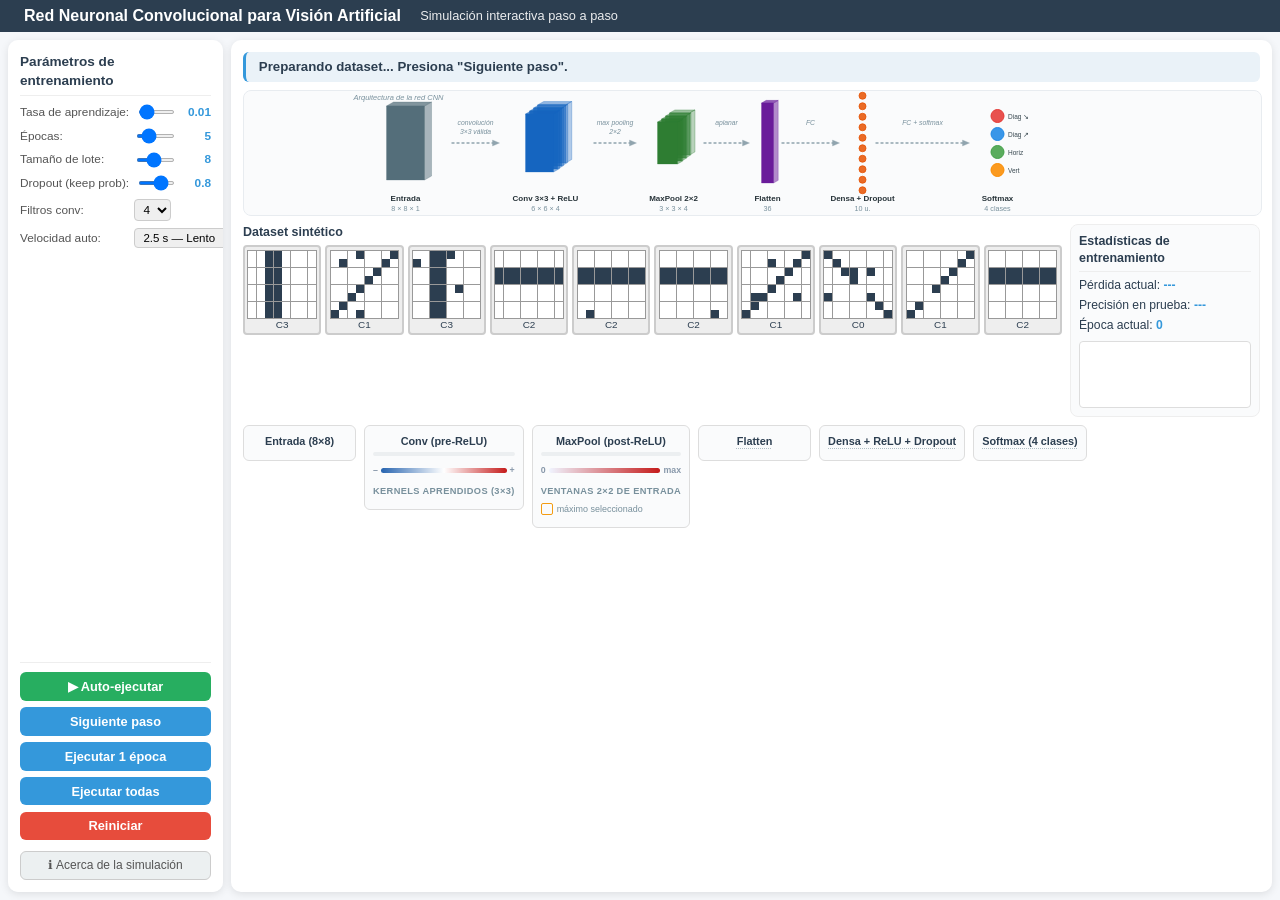
<file: simuladores/cnn/index.html>
<!DOCTYPE html>
<html lang="es">
<head>
    <meta charset="UTF-8">
    <meta name="viewport" content="width=device-width, initial-scale=1.0">
    <title>Simulación CNN - Cátedra de Sistemas Inteligentes</title>
    <link rel="stylesheet" href="styles.css">
</head>
<body>
    <header>
        <h1>Red Neuronal Convolucional para Visión Artificial</h1>
        <p class="subtitle">Simulación interactiva paso a paso</p>
    </header>

    <main>
        <section id="control-panel">
            <h2>Parámetros de entrenamiento</h2>
            <div class="param-group">
                <label for="lr">Tasa de aprendizaje:</label>
                <input type="range" id="lr" min="0.001" max="0.1" step="0.001" value="0.01">
                <span id="lr-value">0.01</span>
            </div>
            <div class="param-group">
                <label for="epochs">Épocas:</label>
                <input type="range" id="epochs" min="1" max="20" step="1" value="5">
                <span id="epochs-value">5</span>
            </div>
            <div class="param-group">
                <label for="batch-size">Tamaño de lote:</label>
                <input type="range" id="batch-size" min="2" max="16" step="2" value="8">
                <span id="batch-size-value">8</span>
            </div>
            <div class="param-group">
                <label for="dropout">Dropout (keep prob):</label>
                <input type="range" id="dropout" min="0.2" max="1" step="0.1" value="0.8">
                <span id="dropout-value">0.8</span>
            </div>
            <div class="param-group">
                <label for="filters">Filtros conv:</label>
                <select id="filters">
                    <option value="2">2</option>
                    <option value="4" selected>4</option>
                    <option value="8">8</option>
                </select>
            </div>
            <div class="param-group auto-speed-group">
                <label for="auto-speed">Velocidad auto:</label>
                <select id="auto-speed">
                    <option value="4000">4 s — Muy lento</option>
                    <option value="2500" selected>2.5 s — Lento</option>
                    <option value="1500">1.5 s — Moderado</option>
                    <option value="800">0.8 s — Fluido</option>
                </select>
            </div>
            <div class="buttons">
                <button id="btn-auto-play">▶ Auto-ejecutar</button>
                <button id="btn-step">Siguiente paso</button>
                <button id="btn-epoch">Ejecutar 1 época</button>
                <button id="btn-run">Ejecutar todas</button>
                <button id="btn-reset">Reiniciar</button>
                <button id="btn-overview">ℹ Acerca de la simulación</button>
            </div>
            <section id="download-section" style="display:none;">
                <button id="btn-download">Descargar explicación</button>
            </section>
        </section>

        <section id="visualization">
            <h2 id="step-description">Bienvenido. Presiona "Siguiente paso" para comenzar.</h2>
            <div id="arch-diagram"></div>
            <div class="viz-middle">
                <div id="data-display">
                    <h3>Dataset sintético</h3>
                    <div id="dataset-grid" class="grid-container"></div>
                    <div id="batch-highlight" class="batch-info"></div>
                </div>
                <div id="training-stats">
                    <h3>Estadísticas de entrenamiento</h3>
                    <p>Pérdida actual: <span id="loss-value">---</span></p>
                    <p>Precisión en prueba: <span id="test-acc">---</span></p>
                    <p>Época actual: <span id="current-epoch">0</span></p>
                    <div id="loss-plot"></div>
                </div>
            </div>
            <div id="network-viz">
                <!-- Vista de capas (activa durante entrenamiento) -->
                <div id="layers-view">
                    <div id="layer-input" class="layer-box">
                        <h4>Entrada (8×8)</h4>
                        <div class="activation-map" id="input-map"></div>
                    </div>
                    <div id="layer-conv" class="layer-box">
                        <h4>Conv (pre-ReLU)</h4>
                        <div class="layer-info-label" id="conv-info-label"></div>
                        <div class="activation-map" id="conv-map"></div>
                        <div class="colormap-legend legend-diverging">
                            <span>–</span><div class="legend-bar bar-diverging"></div><span>+</span>
                        </div>
                        <div class="kernel-section-title">Kernels aprendidos (3×3)</div>
                        <div class="activation-map" id="conv-kernels"></div>
                    </div>
                    <div id="layer-pool" class="layer-box">
                        <h4>MaxPool (post-ReLU)</h4>
                        <div class="layer-info-label" id="pool-info-label"></div>
                        <div class="activation-map" id="pool-map"></div>
                        <div class="colormap-legend legend-sequential">
                            <span>0</span><div class="legend-bar bar-sequential"></div><span>max</span>
                        </div>
                        <div class="kernel-section-title">Ventanas 2×2 de entrada</div>
                        <div class="pool-windows-legend"><span class="pool-max-swatch"></span>máximo seleccionado</div>
                        <div class="activation-map" id="pool-windows"></div>
                    </div>
                    <div id="layer-flatten" class="layer-box">
                        <h4 class="tip-title">Flatten</h4>
                        <div id="flatten-values"></div>
                    </div>
                    <div id="layer-dense1" class="layer-box">
                        <h4 class="tip-title">Densa + ReLU + Dropout</h4>
                        <div id="dense1-values"></div>
                    </div>
                    <div id="layer-output" class="layer-box">
                        <h4 class="tip-title">Softmax (4 clases)</h4>
                        <div id="output-values"></div>
                    </div>
                </div>

                <!-- Panel de predicciones (activo al terminar el entrenamiento) -->
                <div id="predictions-panel" style="display:none"></div>
            </div>
        </section>
    </main>

    <!-- Panel overview de la simulación -->
    <div id="overview-overlay">
        <div id="overview-card">
            <button id="overview-close" title="Cerrar">✕</button>

            <h2 class="ov-main-title">Esta simulación implementa una CNN</h2>

            <div class="ov-section">
                <h3>Dataset sintético</h3>
                <p>40 imágenes de 8×8 píxeles con <strong>4 clases geométricas</strong>:
                diagonales (↘ y ↗), banda horizontal y banda vertical.
                Se agrega un <strong>5 % de ruido</strong> aleatorio por muestra para
                simular variabilidad real. El conjunto se divide 80 % entrenamiento /
                20 % prueba.</p>
            </div>

            <div class="ov-section">
                <h3>Arquitectura de la red</h3>
                <ul>
                    <li><strong>Convolución 2D</strong> — filtros 3×3 aprendibles que
                    detectan patrones espaciales en la imagen.</li>
                    <li><strong>ReLU</strong> — activación no lineal que suprime valores
                    negativos (max(0, z)).</li>
                    <li><strong>MaxPooling 2×2</strong> — reduce la dimensionalidad a la
                    mitad conservando las activaciones más fuertes.</li>
                    <li><strong>Flatten</strong> — convierte el tensor 3D en un vector 1D
                    para la capa densa.</li>
                    <li><strong>Capa densa oculta + Dropout</strong> — combinación lineal
                    seguida de ReLU; Dropout desactiva neuronas aleatoriamente durante el
                    entrenamiento para regularizar.</li>
                    <li><strong>Softmax</strong> — capa de salida que produce probabilidades
                    para cada una de las 4 clases.</li>
                </ul>
            </div>

            <div class="ov-grid">
                <div class="ov-section">
                    <h3>Optimizador — Adam</h3>
                    <p>Implementado con momentos de <strong>primer y segundo orden</strong>,
                    corrección de sesgo y épsilon para estabilidad numérica.
                    Adapta la tasa de aprendizaje por parámetro a lo largo del
                    entrenamiento.</p>
                </div>
                <div class="ov-section">
                    <h3>Función de pérdida</h3>
                    <p><strong>Entropía cruzada categórica</strong>, con gradiente
                    integrado a Softmax. La forma resultante
                    (p̂ − y) simplifica el cálculo de la retropropagación.</p>
                </div>
            </div>

            <div class="ov-grid">
                <div class="ov-section">
                    <h3>Modo paso a paso</h3>
                    <p>Permite detenerse en cada operación — convolución, ReLU, pooling,
                    flatten, dense, softmax y retropropagación — para comprender el flujo
                    de datos y gradientes en cada capa.</p>
                </div>
                <div class="ov-section">
                    <h3>Modo automático</h3>
                    <p>Avance continuo con velocidad configurable (0.8 s a 4 s por paso),
                    pensado para que el estudiante pueda observar la evolución del
                    entrenamiento sin intervención manual.</p>
                </div>
            </div>

            <div class="ov-section ov-section-last">
                <h3>Interactividad</h3>
                <p>Los hiperparámetros (tasa de aprendizaje, épocas, tamaño de lote,
                dropout, cantidad de filtros) pueden modificarse antes de cada ejecución.
                La curva de pérdida y la precisión en prueba se actualizan al finalizar
                cada época.</p>
            </div>
        </div>
    </div>

    <!-- Tooltip Flatten -->
    <div id="flatten-tooltip" class="info-tooltip">
        <h3>¿Qué hace el Flatten?</h3>
        <p>Transforma el tensor tridimensional de salida del MaxPooling en un
        <strong>vector unidimensional</strong>, simplemente desenrollando todos sus
        valores en secuencia.</p>
        <div class="tooltip-formula">[ 3 × 3 × N_filtros ] → [ 9 · N_filtros valores ]</div>
        <p>Con 4&nbsp;filtros: 3×3×4 = <strong>36 valores</strong> en un único vector.</p>

        <h3>¿Por qué es necesario?</h3>
        <p>Las capas densas operan sobre vectores 1D, no sobre tensores.
        El Flatten es el <em>puente</em> entre la parte convolucional
        (que detecta patrones espaciales) y la parte clasificadora.</p>

        <div class="tooltip-note">
            No hay pesos aprendibles: es una operación de
            <strong>reorganización pura</strong>, sin ningún cálculo matemático.
        </div>
    </div>

    <!-- Tooltip Dense + ReLU + Dropout -->
    <div id="dense-tooltip" class="info-tooltip">
        <h3>Capa Densa (Fully Connected)</h3>
        <p>Calcula una <strong>combinación lineal</strong> de todas las entradas
        con sus pesos aprendibles:</p>
        <div class="tooltip-formula">z = W · x + b</div>
        <p>Donde <em>W</em> es la matriz de pesos (36&nbsp;entradas ×
        10&nbsp;neuronas) y <em>b</em> el vector de sesgo.</p>

        <h3>Activación ReLU</h3>
        <p>Introduce <strong>no linealidad</strong> tras la combinación lineal:</p>
        <div class="tooltip-formula">f(z) = max(0, z)</div>
        <p>Las neuronas con activación negativa se "apagan" (valor 0). Sin ReLU,
        apilar capas densas sería equivalente a una sola capa.</p>

        <h3>Dropout (regularización)</h3>
        <p>Durante el entrenamiento, desactiva neuronas aleatoriamente con
        probabilidad <em>(1&nbsp;−&nbsp;keep_prob)</em>. Esto evita que la red
        dependa de neuronas concretas, reduciendo el <strong>sobreajuste</strong>.</p>

        <div class="tooltip-note">
            En inferencia, Dropout está <strong>desactivado</strong> y
            todos los pesos se usan completos.
        </div>
    </div>

    <!-- Tooltip Softmax -->
    <div id="output-tooltip" class="info-tooltip">
        <h3>¿Qué hace Softmax?</h3>
        <p>Convierte el vector de scores en <strong>probabilidades</strong> que
        suman exactamente 1, una por cada clase:</p>
        <div class="tooltip-formula">P(i) = exp(z&#x1D62;) / &sum; exp(z&#x2C7C;)</div>
        <p>La exponencial amplifica diferencias: un score ligeramente mayor se
        convierte en una probabilidad dominante.</p>

        <h3>¿Cómo se decide la clase?</h3>
        <p>La predicción es la clase con mayor probabilidad:</p>
        <div class="tooltip-formula">ŷ = argmax P(clase i)</div>

        <h3>Función de pérdida asociada</h3>
        <p>Se usa <strong>cross-entropy</strong>:</p>
        <div class="tooltip-formula">L = −log( P(clase correcta) )</div>
        <p>El gradiente combinado Softmax&nbsp;+&nbsp;cross-entropy tiene
        una forma muy limpia: <em>probabilidad_predicha&nbsp;−&nbsp;1</em>
        para la clase correcta, y solo <em>probabilidad_predicha</em>
        para las demás.</p>
    </div>

    <!-- Tooltip MaxPooling -->
    <div id="pool-tooltip">
        <h3>¿Qué hace el MaxPooling?</h3>
        <p>Divide cada feature map en <strong>ventanas de 2×2 píxeles</strong> y conserva
        únicamente el valor máximo de cada ventana. Con stride&nbsp;2 las ventanas
        no se solapan.</p>

        <h3>Operación matemática</h3>
        <p>Para cada canal c y ventana en posición (i,&nbsp;j):</p>
        <div class="tooltip-formula">
            output[i][j] = max( a&nbsp;&nbsp;b )<br>
            &nbsp;&nbsp;&nbsp;&nbsp;&nbsp;&nbsp;&nbsp;&nbsp;&nbsp;&nbsp;&nbsp;&nbsp;&nbsp;&nbsp;&nbsp;&nbsp;&nbsp;&nbsp;&nbsp;&nbsp;&nbsp;( c&nbsp;&nbsp;d )
        </div>
        <p>donde a,&nbsp;b,&nbsp;c,&nbsp;d son los 4&nbsp;valores de la ventana 2×2.</p>

        <h3>¿Por qué "achica" la imagen?</h3>
        <p>Una entrada de 6×6 produce una salida de 3×3 — reduce las dimensiones
        <strong>a la mitad</strong>. No es pérdida de información: el pooling actúa
        como un <em>resumen</em>. Si el patrón aparece en algún lugar de la ventana,
        el máximo lo captura.</p>

        <h3>Rol real del pooling</h3>
        <ul>
            <li><strong>Invariancia a traslaciones:</strong> si el patrón se desplaza
            1&nbsp;píxel, el máximo sigue siendo alto</li>
            <li><strong>Reducción de parámetros:</strong> menos datos para las capas
            siguientes</li>
            <li><strong>Concentración de activaciones:</strong> solo sobreviven las
            respuestas más intensas al filtro previo</li>
        </ul>

        <div class="tooltip-note">
            En la sección <em>"Ventanas 2×2 de entrada"</em> podés ver exactamente
            qué 4&nbsp;valores compiten en cada ventana y cuál gana
            (recuadro <strong style="color:#f39c12">naranja</strong>).
        </div>
    </div>

    <!-- Tooltip filtros convolucionales -->
    <div id="filter-tooltip">
        <h3>¿Qué hace cada filtro?</h3>
        <p>Cuando el filtro se desliza sobre la imagen 8×8 (stride&nbsp;1), en cada posición
        calcula un <strong>producto punto</strong> entre sus 9&nbsp;pesos y los 9&nbsp;píxeles
        que cubre. El resultado es un único número que indica qué tan presente está ese patrón
        en esa zona. Al repetirlo para todas las posiciones se genera un
        <strong>mapa de activación (feature map)</strong> de 6×6.</p>
        <p>Con N&nbsp;filtros se obtienen N&nbsp;feature maps — cada uno es una
        <strong>variante de la imagen filtrada</strong> que resalta un aspecto diferente.</p>

        <h3>¿Qué detecta cada filtro en la simulación?</h3>
        <p>Al inicio los pesos son aleatorios, pero durante el
        entrenamiento cada filtro aprende a detectar algo útil para distinguir las
        4&nbsp;clases. Por ejemplo:</p>
        <ul>
            <li>Un filtro que responde a <em>bordes diagonales</em></li>
            <li>Otro que responde a <em>líneas horizontales</em></li>
            <li>Otro a <em>cambios bruscos de contraste</em></li>
        </ul>
        <p>Eso es precisamente lo que muestran los kernels: al principio son "ruido" y con
        cada época sus valores se ajustan hacia patrones con significado.</p>

        <div class="tooltip-note">
            <strong>La analogía clásica:</strong> es igual a aplicar filtros de Photoshop
            (realce de bordes, suavizado, detección de contornos), pero en lugar de ser
            diseñados a mano, la red los <em>aprende sola</em> a partir de los ejemplos.
        </div>
    </div>

    <script src="js/arch.js"></script>
    <script src="js/data.js"></script>
    <script src="js/network.js"></script>
    <script src="js/optimizer.js"></script>
    <script src="js/ui.js"></script>
    <script src="js/main.js"></script>
</body>
</html>
</file>
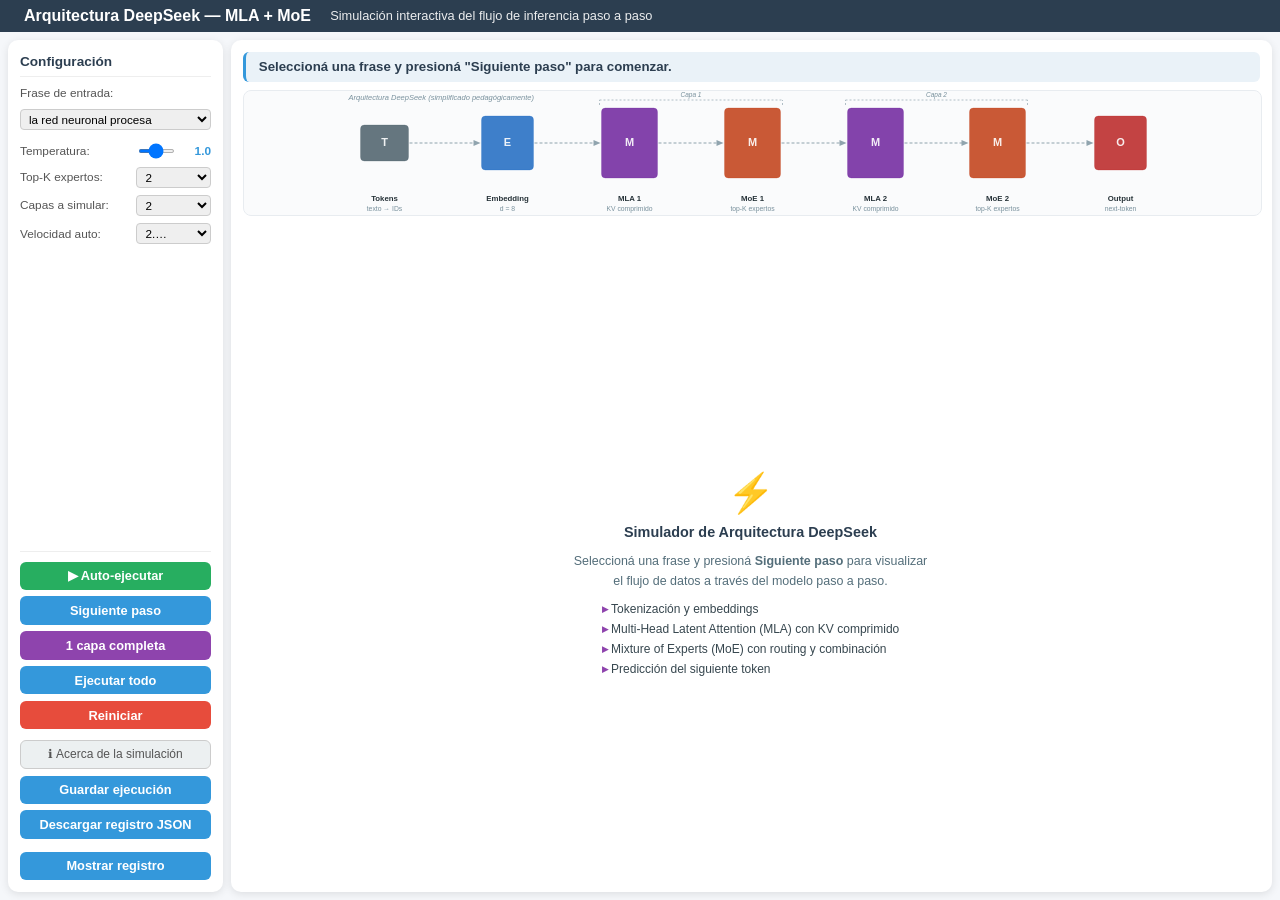
<file: simuladores/deepseek/index.html>
<!DOCTYPE html>
<html lang="es">
<head>
    <meta charset="UTF-8">
    <meta name="viewport" content="width=device-width, initial-scale=1.0">
    <title>Simulador DeepSeek — Cátedra de Sistemas Inteligentes</title>
    <link rel="stylesheet" href="styles.css">
</head>
<body>
    <header>
        <h1>Arquitectura DeepSeek — MLA + MoE</h1>
        <p class="subtitle">Simulación interactiva del flujo de inferencia paso a paso</p>
    </header>

    <main>
        <!-- Panel de control (columna izquierda) -->
        <section id="control-panel">
            <h2>Configuración</h2>

            <div class="param-group param-group--full">
                <label for="sel-phrase">Frase de entrada:</label>
            </div>
            <div class="param-group param-group--full" style="flex-direction:column; align-items:stretch; gap:0.2rem;">
                <select id="sel-phrase">
                    <option value="la red neuronal procesa">la red neuronal procesa</option>
                    <option value="el modelo selecciona">el modelo selecciona</option>
                    <option value="inferencia mediante atención">inferencia mediante atención</option>
                </select>
            </div>

            <div class="param-group" style="margin-top:0.4rem;">
                <label for="temperature">Temperatura:</label>
                <input type="range" id="temperature" min="0.1" max="2.0" step="0.1" value="1.0">
                <span id="temperature-value">1.0</span>
            </div>

            <div class="param-group">
                <label for="top-k">Top-K expertos:</label>
                <select id="top-k">
                    <option value="1">1</option>
                    <option value="2" selected>2</option>
                    <option value="3">3</option>
                </select>
            </div>

            <div class="param-group">
                <label for="n-layers">Capas a simular:</label>
                <select id="n-layers">
                    <option value="1">1</option>
                    <option value="2" selected>2</option>
                </select>
            </div>

            <div class="param-group">
                <label for="auto-speed">Velocidad auto:</label>
                <select id="auto-speed">
                    <option value="4000">4 s — Muy lento</option>
                    <option value="2500" selected>2.5 s — Lento</option>
                    <option value="1500">1.5 s — Moderado</option>
                    <option value="800">0.8 s — Fluido</option>
                </select>
            </div>

            <div class="buttons">
                <button id="btn-auto-play">▶ Auto-ejecutar</button>
                <button id="btn-step">Siguiente paso</button>
                <button id="btn-layer">1 capa completa</button>
                <button id="btn-run">Ejecutar todo</button>
                <button id="btn-reset">Reiniciar</button>
                <button id="btn-overview">ℹ Acerca de la simulación</button>
            </div>
        </section>

        <!-- Panel de visualización (columna derecha) -->
        <section id="visualization">
            <h2 id="step-description">Seleccioná una frase y presioná "Siguiente paso" para comenzar.</h2>
            <div id="arch-diagram"></div>
            <div id="step-panel"></div>
        </section>
    </main>

    <!-- Panel overview -->
    <div id="overview-overlay">
        <div id="overview-card">
            <button id="overview-close" title="Cerrar">✕</button>

            <h2 class="ov-main-title">Simulador de Arquitectura DeepSeek</h2>

            <div class="ov-section">
                <h3>Contexto</h3>
                <p><strong>DeepSeek-V3</strong> es un modelo de lenguaje de tipo <em>Mixture of Experts</em> (MoE)
                con 671 B de parámetros totales, de los cuales solo <strong>37 B se activan por token</strong>.
                Incorpora innovaciones clave: la atención con clave-valor latente (MLA) y el enrutamiento
                eficiente de expertos. Esta simulación usa dimensiones reducidas para hacerlo pedagógico.</p>
            </div>

            <div class="ov-section">
                <h3>Parámetros reales vs. simulador</h3>
                <table class="ov-params-table">
                    <tr><th>Parámetro</th><th>DeepSeek-V3 real</th><th>Simulador</th></tr>
                    <tr><td>Vocabulario</td><td>128 000 tokens</td><td>20 palabras</td></tr>
                    <tr><td>Dim. embedding (d_model)</td><td>7 168</td><td>8</td></tr>
                    <tr><td>Dim. latente MLA (d_c)</td><td>~512</td><td>4</td></tr>
                    <tr><td>Heads de atención</td><td>128</td><td>4</td></tr>
                    <tr><td>Expertos totales</td><td>256</td><td>8</td></tr>
                    <tr><td>Top-K seleccionados</td><td>8</td><td>1 / 2 / 3</td></tr>
                    <tr><td>Expertos compartidos</td><td>2</td><td>1</td></tr>
                    <tr><td>Capas</td><td>61</td><td>1 / 2</td></tr>
                    <tr><td>FFN hidden por experto</td><td>18 432</td><td>16</td></tr>
                </table>
            </div>

            <div class="ov-grid">
                <div class="ov-section">
                    <h3>MLA — Multi-head Latent Attention</h3>
                    <p>El KV-cache en atención estándar crece con el número de tokens y ocupa gran
                    memoria. MLA comprime las claves (K) y valores (V) a un <strong>espacio latente</strong>
                    de menor dimensión (d_c = 4 en la simulación), y los reconstruye antes de calcular
                    la atención. Esto reduce la memoria sin perder calidad.</p>
                </div>

                <div class="ov-section ov-section--moe">
                    <h3>MoE — Mixture of Experts</h3>
                    <p>En lugar de procesar cada token con todos los parámetros, se disponen
                    <strong>N expertos especializados</strong>. Un <em>router</em> selecciona los
                    Top-K más relevantes para cada token. Un experto compartido siempre se activa.
                    Esto permite escalar el modelo sin aumentar el cómputo proporcional.</p>
                </div>
            </div>

            <div class="ov-section">
                <h3>Router y balance de carga</h3>
                <p>El router aplica <strong>función sigmoide</strong> (no softmax) sobre la proyección
                lineal del token, lo que permite que los scores sean independientes entre expertos.
                Un sesgo por experto ("expert bias") se ajusta durante el entrenamiento para evitar
                que siempre se elijan los mismos expertos.</p>
            </div>

            <div class="ov-grid">
                <div class="ov-section">
                    <h3>Modo paso a paso</h3>
                    <p>Permite detenerse en cada operación — tokenización, embedding, MLA, MoE,
                    predicción — para observar los datos en cada etapa.</p>
                </div>

                <div class="ov-section">
                    <h3>Modo automático</h3>
                    <p>Avance continuo con velocidad configurable (0.8 s a 4 s por paso).
                    Ideal para seguir el flujo completo sin interacción manual.</p>
                </div>
            </div>

            <div class="ov-section ov-section-last">
                <h3>Hiperparámetros configurables</h3>
                <p>Podés cambiar la frase de entrada, la temperatura del Softmax,
                el número de expertos Top-K seleccionados y las capas a simular.
                Cada cambio reinicia la simulación para un nuevo recorrido.</p>
            </div>
        </div>
    </div>

    <!-- Tooltip: Token -->
    <div id="token-tooltip" class="info-tooltip">
        <h3>¿Qué es un token?</h3>
        <p>Un <strong>token</strong> es la unidad mínima de texto que procesa el modelo.
        Puede ser una palabra completa, parte de ella, o un signo de puntuación.</p>
        <p>En esta simulación, el vocabulario tiene solo <strong>20 palabras</strong> del dominio IA
        (en castellano). En DeepSeek-V3 real el vocabulario es de 128 000 tokens.</p>
        <h3>Tokenización</h3>
        <p>El texto de entrada se divide en tokens y a cada uno se le asigna un
        <strong>ID numérico</strong> que lo identifica unívocamente en el vocabulario.
        Ese ID se usa para buscar su vector de embedding.</p>
        <div class="tooltip-note">
            En modelos reales, palabras poco frecuentes se dividen en sub-tokens (subword
            tokenization). Por ejemplo, "tokenización" podría quedar como
            ["token", "ización"].
        </div>
    </div>

    <!-- Tooltip: Embedding -->
    <div id="embed-tooltip" class="info-tooltip">
        <h3>Vectores de Embedding</h3>
        <p>Cada token se mapea a un <strong>vector denso</strong> de d_model dimensiones
        (8 en la simulación; 7168 en DeepSeek real). Este vector es la representación
        semántica inicial del token.</p>
        <div class="tooltip-formula">embed(token) = W_embed[token_id] ∈ ℝ^d_model</div>
        <p>Los pesos de la matriz de embedding W_embed se aprenden durante el entrenamiento.
        Tokens similares semánticamente terminan con vectores cercanos en el espacio.</p>
        <div class="tooltip-note">
            El embedding es el punto de partida de toda la cadena de procesamiento.
            Las capas siguientes transforman estos vectores para capturar contexto.
        </div>
    </div>

    <!-- Tooltip: MLA -->
    <div id="mla-tooltip" class="info-tooltip">
        <h3>Multi-head Latent Attention (MLA)</h3>
        <p>En la atención multi-cabezal estándar (MHA), el KV-cache crece con el número
        de tokens en contexto, ocupando mucha memoria. MLA lo comprime:</p>
        <div class="tooltip-formula">c = x · W_down ∈ ℝ^d_c &nbsp; (d_c ≪ d_model)</div>
        <p>Luego reconstruye K y V desde el vector latente c:</p>
        <div class="tooltip-formula">K = c · W_up_K &nbsp; V = c · W_up_V</div>
        <h3>¿Por qué importa?</h3>
        <p>Al almacenar solo c (y no K, V completos), el KV-cache se reduce
        <strong>drasticamente</strong>. En DeepSeek-V3 la reducción es de ~13×
        respecto a MHA estándar.</p>
    </div>

    <!-- Tooltip: MoE -->
    <div id="moe-tooltip" class="info-tooltip">
        <h3>Mixture of Experts (MoE)</h3>
        <p>En lugar de una sola FFN densa por capa, hay <strong>N expertos</strong>
        (redes FFN separadas), y un <em>router</em> elige cuáles activar por token:</p>
        <ul>
            <li>Solo <strong>Top-K expertos</strong> se activan (K ≪ N)</li>
            <li>Un <strong>experto compartido</strong> siempre contribuye</li>
            <li>Los pesos del router se aprenden junto con los expertos</li>
        </ul>
        <h3>Ventaja principal</h3>
        <p>MoE permite tener modelos con muchos más parámetros (671 B en DeepSeek-V3)
        sin aumentar proporcionalmente el cómputo por token (solo 37 B activos).</p>
        <div class="tooltip-note">
            El desafío es el <em>balance de carga</em>: que todos los expertos se usen
            de manera equitativa, no que solo unos pocos acaparen todo el tráfico.
        </div>
    </div>

    <!-- Tooltip: Router -->
    <div id="router-tooltip" class="info-tooltip">
        <h3>¿Cómo funciona el router?</h3>
        <p>Para cada token, el router calcula un score por experto:</p>
        <div class="tooltip-formula">score_e = sigmoid(x · W_router[:,e] + bias_e)</div>
        <p>La función <strong>sigmoide</strong> produce valores entre 0 y 1 de forma
        independiente por experto (a diferencia de softmax, que es competitivo).</p>
        <h3>Top-K y normalización</h3>
        <p>Se seleccionan los K expertos con mayor score. Sus pesos se normalizan
        (dividiendo por la suma) para que la combinación esté en la misma escala.</p>
        <div class="tooltip-note">
            El "expert bias" (sesgo por experto) se ajusta durante el entrenamiento
            para forzar balance de carga: si un experto es muy usado, su bias baja.
        </div>
    </div>

    <!-- Tooltip: Output -->
    <div id="output-tooltip" class="info-tooltip">
        <h3>Predicción del siguiente token</h3>
        <p>La representación del <strong>último token</strong> se proyecta al espacio
        del vocabulario mediante una capa lineal:</p>
        <div class="tooltip-formula">logits = x_last · W_out ∈ ℝ^|V|</div>
        <p>Luego se aplica <strong>Softmax con temperatura</strong> para obtener
        probabilidades:</p>
        <div class="tooltip-formula">P(token) = softmax(logits / T)</div>
        <h3>Efecto de la temperatura</h3>
        <p>Temperatura <strong>&lt; 1</strong> → distribución más concentrada (más
        determinista). Temperatura <strong>&gt; 1</strong> → distribución más
        uniforme (más aleatoria / creativa).</p>
        <div class="tooltip-note">
            En generación auto-regresiva, el token predicho se concatena a la entrada
            y el proceso se repite hasta generar el texto completo.
        </div>
    </div>

    <script src="js/model.js"></script>
    <script src="js/arch.js"></script>
    <script src="js/ui.js"></script>
    <script src="js/main.js?v=088b4376"></script>

    <script>
    // Tooltips: posicionamiento inteligente con flip + clamp
    (function () {
        const MARGIN = 10;
        let activeTooltip = null;

        function getTooltip(id) { return document.getElementById(id); }

        function showTip(id, e) {
            if (activeTooltip && activeTooltip !== id) hideTip(activeTooltip);
            activeTooltip = id;
            const tip = getTooltip(id);
            if (tip) { tip.classList.add('visible'); positionTip(tip, e); }
        }

        function hideTip(id) {
            const tip = getTooltip(id);
            if (tip) tip.classList.remove('visible');
            if (activeTooltip === id) activeTooltip = null;
        }

        function positionTip(tip, e) {
            const tw = tip.offsetWidth  || 300;
            const th = tip.offsetHeight || 180;
            let lx = e.clientX + 14, ly = e.clientY + 14;
            if (lx + tw > window.innerWidth  - MARGIN) lx = e.clientX - tw - 14;
            if (ly + th > window.innerHeight - MARGIN) ly = e.clientY - th - 14;
            lx = Math.max(MARGIN, Math.min(lx, window.innerWidth  - tw - MARGIN));
            ly = Math.max(MARGIN, Math.min(ly, window.innerHeight - th - MARGIN));
            tip.style.left = lx + 'px';
            tip.style.top  = ly + 'px';
        }

        // Event delegation sobre el documento
        document.addEventListener('mouseover', function (e) {
            // Títulos de sección con data-tooltip
            const titled = e.target.closest('[data-tooltip]');
            if (titled) { showTip(titled.dataset.tooltip, e); return; }
            // Chips de token
            if (e.target.closest('.token-chip')) { showTip('token-tooltip', e); return; }
            // Barras del router
            if (e.target.closest('.router-bar-row')) { showTip('router-tooltip', e); return; }
        });

        document.addEventListener('mouseout', function (e) {
            const titled = e.target.closest('[data-tooltip]');
            if (titled) { hideTip(titled.dataset.tooltip); return; }
            if (e.target.closest('.token-chip')) { hideTip('token-tooltip'); return; }
            if (e.target.closest('.router-bar-row')) { hideTip('router-tooltip'); return; }
        });

        document.addEventListener('mousemove', function (e) {
            if (activeTooltip) positionTip(getTooltip(activeTooltip), e);
        });
    })();
    </script>
</body>
</html>
</file>
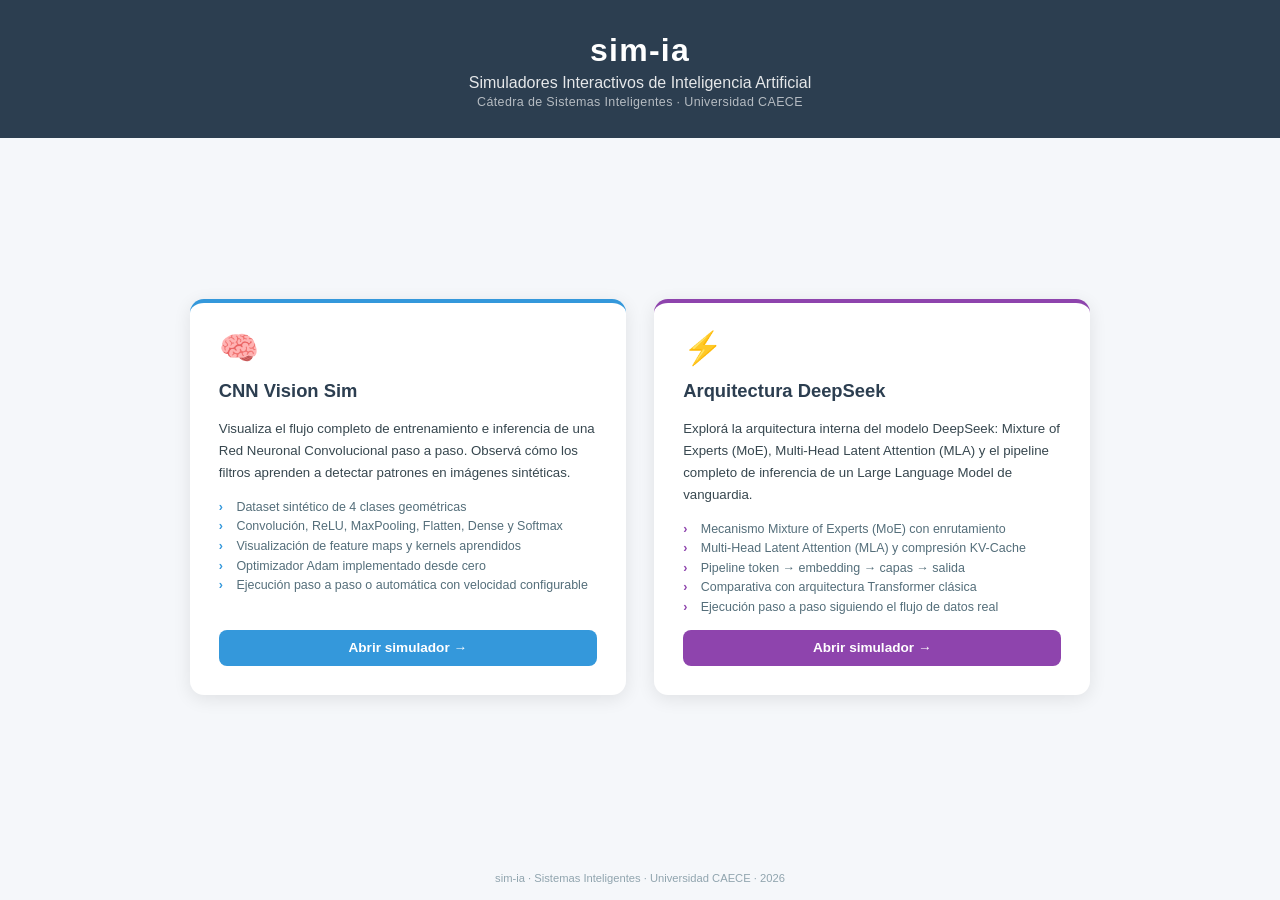
<file: inicio.html>
<!DOCTYPE html>
<html lang="es">
<head>
    <meta charset="UTF-8">
    <meta name="viewport" content="width=device-width, initial-scale=1.0">
    <title>sim-ia — Simuladores de IA</title>
    <style>
        * { box-sizing: border-box; margin: 0; padding: 0; }

        body {
            font-family: 'Segoe UI', Tahoma, Geneva, Verdana, sans-serif;
            background: #f5f7fa;
            color: #2c3e50;
            min-height: 100vh;
            display: flex;
            flex-direction: column;
        }

        header {
            background: #2c3e50;
            color: white;
            padding: 2rem 2.5rem 1.8rem;
            text-align: center;
        }

        header h1 {
            font-size: 2rem;
            font-weight: 800;
            letter-spacing: 0.04em;
            margin-bottom: 0.3rem;
        }

        header .subtitle {
            font-size: 1rem;
            opacity: 0.88;
            margin-bottom: 0.2rem;
        }

        header .institution {
            font-size: 0.78rem;
            opacity: 0.65;
            letter-spacing: 0.03em;
        }

        main {
            flex: 1;
            display: flex;
            align-items: center;
            justify-content: center;
            padding: 2.5rem 1.5rem;
        }

        .simulators-grid {
            display: grid;
            grid-template-columns: repeat(auto-fit, minmax(300px, 1fr));
            gap: 1.8rem;
            max-width: 900px;
            width: 100%;
        }

        .sim-card {
            background: white;
            border-radius: 14px;
            padding: 1.8rem;
            box-shadow: 0 4px 18px rgba(0,0,0,0.09);
            display: flex;
            flex-direction: column;
            gap: 1rem;
            border-top: 4px solid #3498db;
            transition: box-shadow 0.2s, transform 0.2s;
        }

        .sim-card:hover {
            box-shadow: 0 8px 28px rgba(0,0,0,0.15);
            transform: translateY(-2px);
        }

        .sim-card--deepseek {
            border-top-color: #8e44ad;
        }

        .sim-card-icon {
            font-size: 2rem;
            line-height: 1;
        }

        .sim-card h2 {
            font-size: 1.15rem;
            font-weight: 700;
            color: #2c3e50;
        }

        .sim-desc {
            font-size: 0.83rem;
            line-height: 1.65;
            color: #37474f;
        }

        .sim-features {
            list-style: none;
            display: flex;
            flex-direction: column;
            gap: 0.35rem;
            flex: 1;
        }

        .sim-features li {
            font-size: 0.78rem;
            color: #546e7a;
            padding-left: 1.1rem;
            position: relative;
        }

        .sim-features li::before {
            content: '›';
            position: absolute;
            left: 0;
            font-weight: 700;
            color: #3498db;
        }

        .sim-card--deepseek .sim-features li::before {
            color: #8e44ad;
        }

        .sim-card button {
            background: #3498db;
            color: white;
            border: none;
            padding: 0.65rem 1.2rem;
            border-radius: 8px;
            cursor: pointer;
            font-weight: 700;
            font-size: 0.85rem;
            transition: opacity 0.2s, transform 0.15s;
            width: 100%;
            margin-top: auto;
        }

        .sim-card button:hover  { opacity: 0.88; }
        .sim-card button:active { transform: scale(0.98); }

        .sim-card--deepseek button {
            background: #8e44ad;
        }

        footer {
            text-align: center;
            padding: 1rem;
            font-size: 0.7rem;
            color: #90a4ae;
        }
    </style>
</head>
<body>

<header>
    <h1>sim-ia</h1>
    <p class="subtitle">Simuladores Interactivos de Inteligencia Artificial</p>
    <p class="institution">Cátedra de Sistemas Inteligentes · Universidad CAECE</p>
</header>

<main>
    <div class="simulators-grid">

        <div class="sim-card">
            <div class="sim-card-icon">🧠</div>
            <h2>CNN Vision Sim</h2>
            <p class="sim-desc">
                Visualiza el flujo completo de entrenamiento e inferencia de una
                Red Neuronal Convolucional paso a paso. Observá cómo los filtros
                aprenden a detectar patrones en imágenes sintéticas.
            </p>
            <ul class="sim-features">
                <li>Dataset sintético de 4 clases geométricas</li>
                <li>Convolución, ReLU, MaxPooling, Flatten, Dense y Softmax</li>
                <li>Visualización de feature maps y kernels aprendidos</li>
                <li>Optimizador Adam implementado desde cero</li>
                <li>Ejecución paso a paso o automática con velocidad configurable</li>
            </ul>
            <button onclick="window.open('simuladores/cnn/index.html', '_blank')">
                Abrir simulador →
            </button>
        </div>

        <div class="sim-card sim-card--deepseek">
            <div class="sim-card-icon">⚡</div>
            <h2>Arquitectura DeepSeek</h2>
            <p class="sim-desc">
                Explorá la arquitectura interna del modelo DeepSeek: Mixture of Experts (MoE),
                Multi-Head Latent Attention (MLA) y el pipeline completo de inferencia
                de un Large Language Model de vanguardia.
            </p>
            <ul class="sim-features">
                <li>Mecanismo Mixture of Experts (MoE) con enrutamiento</li>
                <li>Multi-Head Latent Attention (MLA) y compresión KV-Cache</li>
                <li>Pipeline token → embedding → capas → salida</li>
                <li>Comparativa con arquitectura Transformer clásica</li>
                <li>Ejecución paso a paso siguiendo el flujo de datos real</li>
            </ul>
            <button onclick="window.open('simuladores/deepseek/index.html', '_blank')">
                Abrir simulador →
            </button>
        </div>

    </div>
</main>

<footer>
    sim-ia · Sistemas Inteligentes · Universidad CAECE · 2026
</footer>

</body>
</html>
</file>
<file: simuladores/cnn/styles.css>
:root {
    --primary: #2c3e50;
    --secondary: #3498db;
    --accent: #e74c3c;
    --bg: #f5f7fa;
    --card-bg: white;
    --text: #2c3e50;
}

/* === LAYOUT BASE: sin scroll vertical === */

html, body {
    height: 100%;
    overflow: hidden;
    margin: 0;
}

body {
    font-family: 'Segoe UI', Tahoma, Geneva, Verdana, sans-serif;
    background: var(--bg);
    color: var(--text);
    line-height: 1.4;
    display: flex;
    flex-direction: column;
}

/* === HEADER COMPACTO === */

header {
    background: var(--primary);
    color: white;
    padding: 0.3rem 1.5rem;
    display: flex;
    align-items: center;
    gap: 1.2rem;
    flex-shrink: 0;
}

header h1 {
    font-size: 1rem;
    margin: 0;
}

.subtitle {
    font-size: 0.8rem;
    opacity: 0.9;
    margin: 0;
}

/* === MAIN: 2 columnas === */

main {
    flex: 1;
    display: grid;
    grid-template-columns: 215px 1fr;
    gap: 0.5rem;
    padding: 0.5rem;
    overflow: hidden;
    min-height: 0;
    box-sizing: border-box;
}

/* === PANEL DE CONTROL (columna izquierda) === */

#control-panel {
    background: var(--card-bg);
    border-radius: 10px;
    padding: 0.75rem;
    box-shadow: 0 2px 8px rgba(0,0,0,0.1);
    overflow-y: auto;
    display: flex;
    flex-direction: column;
    gap: 0;
}

#control-panel h2 {
    font-size: 0.85rem;
    margin: 0 0 0.5rem 0;
    color: var(--primary);
    border-bottom: 1px solid #eee;
    padding-bottom: 0.3rem;
}

.param-group {
    display: flex;
    align-items: center;
    gap: 0.4rem;
    margin-bottom: 0.45rem;
}

.param-group label {
    font-size: 0.74rem;
    min-width: 108px;
    flex-shrink: 0;
    color: #555;
}

.param-group input[type="range"] {
    flex: 1;
    min-width: 0;
    height: 4px;
}

.param-group span {
    font-size: 0.74rem;
    min-width: 28px;
    text-align: right;
    font-weight: 600;
    color: var(--secondary);
}

.param-group select {
    font-size: 0.74rem;
    padding: 2px 4px;
    border: 1px solid #ccc;
    border-radius: 4px;
}

.buttons {
    display: flex;
    flex-direction: column;
    gap: 0.4rem;
    margin-top: auto;
    padding-top: 0.6rem;
    border-top: 1px solid #eee;
}

button {
    background: var(--secondary);
    color: white;
    border: none;
    padding: 0.42rem 0.8rem;
    border-radius: 6px;
    cursor: pointer;
    transition: 0.2s;
    font-weight: 600;
    font-size: 0.8rem;
    width: 100%;
    text-align: center;
}

button:hover { opacity: 0.85; }
button:active { transform: scale(0.98); }

#btn-reset {
    background: var(--accent);
}

#btn-overview {
    background: #ecf0f1;
    color: #555;
    font-weight: 500;
    border: 1px solid #ccc;
    margin-top: 0.25rem;
    font-size: 0.75rem;
}

#btn-overview:hover { background: #dfe6e9; opacity: 1; }

#btn-auto-play {
    background: #27ae60;
}

#btn-auto-play.btn-playing {
    background: #e67e22;
}

/* Indicador de pulso cuando la auto-ejecución está activa */
@keyframes auto-pulse {
    0%, 100% { box-shadow: 0 0 0 0 rgba(230, 126, 34, 0.55); }
    50%       { box-shadow: 0 0 0 5px rgba(230, 126, 34, 0); }
}

#btn-auto-play.btn-playing {
    animation: auto-pulse 1.4s ease-in-out infinite;
}

.auto-speed-group select {
    flex: 1;
    font-size: 0.72rem;
    padding: 2px 4px;
    border: 1px solid #ccc;
    border-radius: 4px;
}

#download-section {
    padding-top: 0.4rem;
}

#download-section button {
    background: #27ae60;
}

/* === SECCIÓN DE VISUALIZACIÓN (columna derecha) === */

#visualization {
    background: var(--card-bg);
    border-radius: 10px;
    padding: 0.75rem;
    box-shadow: 0 2px 8px rgba(0,0,0,0.1);
    display: grid;
    grid-template-rows: auto auto auto 1fr;
    gap: 0.5rem;
    overflow: hidden;
    min-height: 0;
}

/* === DIAGRAMA DE ARQUITECTURA === */

#arch-diagram {
    width: 100%;
    height: 124px;
    flex-shrink: 0;
    background: #fafbfc;
    border: 1px solid #e8ecf0;
    border-radius: 8px;
    overflow: hidden;
    position: relative;
}

/* Descripción del paso actual */
#step-description {
    background: #eaf2f8;
    padding: 0.35rem 0.8rem;
    border-radius: 6px;
    margin: 0;
    font-size: 0.83rem;
    overflow: hidden;
    text-overflow: ellipsis;
    white-space: nowrap;
    color: var(--primary);
    border-left: 3px solid var(--secondary);
}

/* === FILA MEDIA: Dataset + Estadísticas === */

.viz-middle {
    display: grid;
    grid-template-columns: 1fr 190px;
    gap: 0.5rem;
    min-height: 0;
    overflow: hidden;
}

#data-display {
    display: flex;
    flex-direction: column;
    min-height: 0;
    overflow: hidden;
}

#data-display h3 {
    font-size: 0.78rem;
    margin: 0 0 0.25rem 0;
    color: var(--primary);
    flex-shrink: 0;
}

.grid-container {
    display: flex;
    flex-wrap: nowrap;
    gap: 0.25rem;
    overflow-x: auto;
    overflow-y: hidden;
    flex: 1;
    align-items: flex-start;
    padding-bottom: 4px;
}

.image-card {
    border: 2px solid #ccc;
    border-radius: 4px;
    padding: 0.15rem;
    cursor: pointer;
    background: #eee;
    transition: 0.2s;
    flex-shrink: 0;
    font-size: 0.62rem;
    text-align: center;
    line-height: 1.2;
}

.image-card.test-set {
    border-color: #9b59b6;
    background: #f5eef8;
}

.image-card.batch {
    border-color: var(--secondary);
    background: #e8f4fd;
}

.image-card.active {
    border-color: #f39c12;
    background: #fef5e4;
    box-shadow: 0 0 0 2px #f39c12aa;
}

.image-card.eval-active {
    border-color: #27ae60;
    background: #eafaf1;
    box-shadow: 0 0 0 2px #27ae60aa;
}

/* Píxeles más pequeños para caber en una fila horizontal */
.pixel-grid {
    display: grid;
    grid-template-columns: repeat(8, 8px);
    grid-template-rows: repeat(8, 8px);
    gap: 0.5px;
    background: #999;
    padding: 1px;
}

.pixel {
    width: 8px;
    height: 8px;
    background: white;
}

.batch-info {
    font-weight: bold;
    font-size: 0.72rem;
    color: var(--secondary);
    flex-shrink: 0;
    margin-top: 2px;
}

/* === ESTADÍSTICAS DE ENTRENAMIENTO === */

#training-stats {
    overflow: auto;
    font-size: 0.78rem;
    border: 1px solid #eee;
    border-radius: 8px;
    padding: 0.5rem;
    background: #fafbfc;
}

#training-stats h3 {
    font-size: 0.78rem;
    margin: 0 0 0.3rem 0;
    color: var(--primary);
    border-bottom: 1px solid #eee;
    padding-bottom: 0.2rem;
}

#training-stats p {
    margin: 0.2rem 0;
    font-size: 0.76rem;
}

#training-stats span {
    font-weight: 700;
    color: var(--secondary);
}

#loss-plot {
    border: 1px solid #ddd;
    position: relative;
    height: 65px;
    background: white;
    margin-top: 0.4rem;
    border-radius: 4px;
}

/* === PANEL OVERVIEW === */

#overview-overlay {
    position: fixed;
    inset: 0;
    background: rgba(30, 40, 55, 0.52);
    backdrop-filter: blur(3px);
    z-index: 20000;
    display: flex;
    align-items: center;
    justify-content: center;
    opacity: 0;
    pointer-events: none;
    transition: opacity 0.22s ease;
}

#overview-overlay.visible {
    opacity: 1;
    pointer-events: all;
}

#overview-card {
    background: #fff;
    border-radius: 14px;
    padding: 1.6rem 1.8rem 1.4rem;
    max-width: 620px;
    width: 92%;
    max-height: 88vh;
    overflow-y: auto;
    position: relative;
    box-shadow: 0 24px 64px rgba(0,0,0,0.22), 0 4px 12px rgba(0,0,0,0.10);
    font-family: 'Segoe UI', Tahoma, Geneva, Verdana, sans-serif;
}

#overview-close {
    position: absolute;
    top: 0.9rem;
    right: 0.9rem;
    background: #ecf0f1;
    border: none;
    border-radius: 50%;
    width: 26px;
    height: 26px;
    font-size: 0.78rem;
    cursor: pointer;
    color: #555;
    display: flex;
    align-items: center;
    justify-content: center;
    padding: 0;
    line-height: 1;
    transition: background 0.15s;
}

#overview-close:hover { background: #dfe6e9; }

.ov-main-title {
    font-size: 1.05rem;
    font-weight: 700;
    color: var(--primary);
    margin: 0 2rem 1.1rem 0;
    padding-bottom: 0.55rem;
    border-bottom: 2px solid var(--secondary);
}

.ov-section {
    margin-bottom: 0.95rem;
}

.ov-section h3 {
    font-size: 0.78rem;
    font-weight: 700;
    color: var(--secondary);
    text-transform: uppercase;
    letter-spacing: 0.04em;
    margin: 0 0 0.35rem 0;
    padding-left: 0.55rem;
    border-left: 3px solid var(--secondary);
}

.ov-section p {
    font-size: 0.78rem;
    line-height: 1.65;
    color: #37474f;
    margin: 0;
}

.ov-section ul {
    margin: 0;
    padding-left: 1.2rem;
    font-size: 0.78rem;
    color: #37474f;
    line-height: 1.7;
}

.ov-section li { margin-bottom: 0.2rem; }

.ov-grid {
    display: grid;
    grid-template-columns: 1fr 1fr;
    gap: 0 1.2rem;
    margin-bottom: 0.95rem;
}

.ov-grid .ov-section { margin-bottom: 0; }

.ov-section-last {
    border-top: 1px solid #ecf0f1;
    padding-top: 0.85rem;
    margin-top: 0.1rem;
}

/* === TOOLTIPS CAPAS (base compartida) === */

.info-tooltip {
    position: fixed;
    z-index: 9999;
    max-width: 320px;
    background: #ffffff;
    border: 1px solid #dce3ea;
    border-left-width: 4px;
    border-radius: 10px;
    padding: 1rem 1.1rem 0.9rem;
    box-shadow: 0 10px 28px rgba(0,0,0,0.13), 0 2px 6px rgba(0,0,0,0.07);
    font-family: 'Segoe UI', Tahoma, Geneva, Verdana, sans-serif;
    font-size: 0.76rem;
    line-height: 1.6;
    color: #2c3e50;
    pointer-events: none;
    opacity: 0;
    transition: opacity 0.15s ease;
}

.info-tooltip.visible { opacity: 1; }

.info-tooltip h3 {
    font-size: 0.8rem;
    font-weight: 700;
    margin: 0 0 0.35rem 0;
    padding-bottom: 0.25rem;
    border-bottom: 1px solid #e8ecf0;
    letter-spacing: 0.01em;
}

.info-tooltip h3 + h3,
.info-tooltip p + h3 { margin-top: 0.75rem; }

.info-tooltip p       { margin: 0 0 0.35rem 0; color: #37474f; }
.info-tooltip ul      { margin: 0.15rem 0 0.35rem 0; padding-left: 1.1rem; color: #37474f; }
.info-tooltip li      { margin-bottom: 0.2rem; }
.info-tooltip strong  { color: #2c3e50; }

/* Acentos por capa */
#flatten-tooltip { border-left-color: #8e44ad; }
#flatten-tooltip h3 { color: #8e44ad; }

#dense-tooltip { border-left-color: #e67e22; }
#dense-tooltip h3 { color: #e67e22; }

#output-tooltip { border-left-color: var(--accent); }
#output-tooltip h3 { color: var(--accent); }

/* Indicador visual en títulos con tooltip */
.layer-box .tip-title {
    cursor: help;
    text-decoration: underline dotted;
    text-decoration-color: #b0bec5;
    text-underline-offset: 3px;
}

.layer-box .tip-title:hover { text-decoration-color: currentColor; }

/* === TOOLTIP MAXPOOLING === */

#pool-tooltip {
    position: fixed;
    z-index: 9999;
    max-width: 330px;
    background: #ffffff;
    border: 1px solid #dce3ea;
    border-left: 4px solid #27ae60;
    border-radius: 10px;
    padding: 1rem 1.1rem 0.9rem;
    box-shadow: 0 10px 28px rgba(0,0,0,0.13), 0 2px 6px rgba(0,0,0,0.07);
    font-family: 'Segoe UI', Tahoma, Geneva, Verdana, sans-serif;
    font-size: 0.76rem;
    line-height: 1.6;
    color: #2c3e50;
    pointer-events: none;
    opacity: 0;
    transition: opacity 0.15s ease;
}

#pool-tooltip.visible { opacity: 1; }

#pool-tooltip h3 {
    font-size: 0.8rem;
    font-weight: 700;
    color: #27ae60;
    margin: 0 0 0.35rem 0;
    padding-bottom: 0.25rem;
    border-bottom: 1px solid #e8ecf0;
    letter-spacing: 0.01em;
}

#pool-tooltip h3 + h3,
#pool-tooltip p + h3  { margin-top: 0.75rem; }

#pool-tooltip p  { margin: 0 0 0.35rem 0; color: #37474f; }
#pool-tooltip ul { margin: 0.15rem 0 0.35rem 0; padding-left: 1.1rem; color: #37474f; }
#pool-tooltip li { margin-bottom: 0.2rem; }
#pool-tooltip strong { color: #2c3e50; }

.tooltip-formula {
    background: #f4f6f8;
    font-family: 'Courier New', monospace;
    font-size: 0.72rem;
    padding: 0.4rem 0.7rem;
    border-radius: 5px;
    margin: 0.25rem 0 0.4rem;
    color: #2c3e50;
    text-align: center;
    border: 1px solid #e0e6ed;
    line-height: 1.6;
}

/* Grilla de ventanas 2×2 */
.pool-window-grid {
    display: inline-grid;
    gap: 0;
    border: 1.5px solid rgba(0,0,0,0.22);
}

.pool-window-cell {
    width: 21px;
    height: 21px;
    display: flex;
    align-items: center;
    justify-content: center;
    font-size: 0.56rem;
    font-family: monospace;
    font-weight: 600;
    border: 0.5px solid rgba(0,0,0,0.08);
    box-sizing: border-box;
}

/* Separadores entre ventanas */
.pool-window-cell.win-border-r  { border-right:  2px solid rgba(0,0,0,0.3); }
.pool-window-cell.win-border-b  { border-bottom: 2px solid rgba(0,0,0,0.3); }
.pool-window-cell.win-border-rb { border-right:  2px solid rgba(0,0,0,0.3);
                                   border-bottom: 2px solid rgba(0,0,0,0.3); }

/* Máximo seleccionado */
.pool-window-cell.is-max { box-shadow: inset 0 0 0 1.5px #f39c12; }

/* Leyenda de la ventana */
.pool-windows-legend {
    display: flex;
    align-items: center;
    gap: 4px;
    font-size: 0.56rem;
    color: #78909c;
    margin-top: 2px;
    font-family: 'Segoe UI', sans-serif;
}

.pool-max-swatch {
    display: inline-block;
    width: 10px;
    height: 10px;
    border: 1.5px solid #f39c12;
    border-radius: 2px;
    flex-shrink: 0;
}

/* === TOOLTIP FILTROS CONVOLUCIONALES === */

#filter-tooltip {
    position: fixed;
    z-index: 9999;
    max-width: 330px;
    background: #ffffff;
    border: 1px solid #dce3ea;
    border-left: 4px solid var(--secondary);
    border-radius: 10px;
    padding: 1rem 1.1rem 0.9rem;
    box-shadow: 0 10px 28px rgba(0,0,0,0.13), 0 2px 6px rgba(0,0,0,0.07);
    font-family: 'Segoe UI', Tahoma, Geneva, Verdana, sans-serif;
    font-size: 0.76rem;
    line-height: 1.6;
    color: #2c3e50;
    pointer-events: none;
    opacity: 0;
    transition: opacity 0.15s ease;
}

#filter-tooltip.visible {
    opacity: 1;
}

#filter-tooltip h3 {
    font-size: 0.8rem;
    font-weight: 700;
    color: var(--secondary);
    margin: 0 0 0.35rem 0;
    padding-bottom: 0.25rem;
    border-bottom: 1px solid #e8ecf0;
    letter-spacing: 0.01em;
}

#filter-tooltip h3 + h3,
#filter-tooltip p + h3 {
    margin-top: 0.75rem;
}

#filter-tooltip p {
    margin: 0 0 0.35rem 0;
    color: #37474f;
}

#filter-tooltip ul {
    margin: 0.15rem 0 0.35rem 0;
    padding-left: 1.1rem;
    color: #37474f;
}

#filter-tooltip li {
    margin-bottom: 0.2rem;
}

#filter-tooltip strong {
    color: #2c3e50;
}

.tooltip-note {
    background: #eaf2f8;
    border-radius: 6px;
    padding: 0.5rem 0.65rem;
    margin-top: 0.6rem;
    font-size: 0.72rem;
    color: #2c3e50;
    line-height: 1.55;
    border-left: 3px solid #a9cce3;
}

/* === ETIQUETAS DE INFORMACIÓN DE CAPA === */

.layer-info-label {
    font-size: 0.56rem;
    color: #546e7a;
    background: #eceff1;
    border-radius: 3px;
    padding: 2px 5px;
    text-align: center;
    line-height: 1.5;
    font-family: monospace;
    white-space: nowrap;
}

.kernel-section-title {
    font-size: 0.58rem;
    font-weight: 700;
    color: #78909c;
    text-transform: uppercase;
    letter-spacing: 0.04em;
    margin-top: 5px;
    text-align: center;
}

.kernel-grid {
    display: inline-grid;
    gap: 0;
    border: 1px solid rgba(0,0,0,0.18);
}

.kernel-cell {
    width: 23px;
    height: 23px;
    display: flex;
    align-items: center;
    justify-content: center;
    font-size: 0.56rem;
    font-family: monospace;
    font-weight: 700;
    border: 0.5px solid rgba(0,0,0,0.08);
    box-sizing: border-box;
    line-height: 1;
}

/* === CAPAS DE LA RED (fila inferior) === */

#network-viz {
    position: relative;
    min-height: 0;
    overflow: hidden;
}

/* Vista de activaciones (durante entrenamiento) */
#layers-view {
    position: absolute;
    inset: 0;
    display: flex;
    flex-wrap: nowrap;
    gap: 0.5rem;
    overflow-x: auto;
    overflow-y: auto;
    align-items: flex-start;
    padding-bottom: 4px;
}

.layer-box {
    border: 1px solid #ddd;
    border-radius: 6px;
    padding: 0.5rem;
    flex-shrink: 0;
    min-width: 95px;
    background: #fafbfc;
    display: flex;
    flex-direction: column;
    gap: 0.2rem;
}

.layer-box h4 {
    font-size: 0.68rem;
    margin: 0;
    text-align: center;
    color: var(--primary);
    font-weight: 700;
    white-space: nowrap;
}

.activation-map {
    display: flex;
    flex-wrap: wrap;
    gap: 3px;
    justify-content: center;
}

/* Filtro individual con su etiqueta */
.filter-group {
    display: flex;
    flex-direction: column;
    align-items: center;
    gap: 1px;
}

.filter-label {
    font-size: 0.58rem;
    color: #8898aa;
    font-weight: 600;
    letter-spacing: 0.02em;
}

.feature-map {
    border: 1px solid rgba(0,0,0,0.15);
    display: inline-grid;
    gap: 0;
}

.map-pixel {
    width: 10px;
    height: 10px;
}

/* Leyendas de colormap */
.colormap-legend {
    display: flex;
    align-items: center;
    gap: 3px;
    margin-top: 2px;
    font-size: 0.55rem;
    color: #8898aa;
    font-weight: 600;
}

.legend-bar {
    flex: 1;
    height: 5px;
    border-radius: 3px;
}

.bar-diverging {
    background: linear-gradient(to right, #2764b0, #ffffff, #c51b1b);
}

.bar-sequential {
    background: linear-gradient(to right, #f0f4ff, #c51b1b);
}

#flatten-values p,
#dense1-values p,
#output-values p {
    font-family: monospace;
    background: #f4f4f4;
    padding: 2px 4px;
    border-radius: 3px;
    margin: 1px 0;
    font-size: 0.65rem;
    max-width: 155px;
    word-break: break-all;
}

/* === PANEL DE PREDICCIONES === */

#predictions-panel {
    position: absolute;
    inset: 0;
    overflow: hidden;
    display: flex;
    flex-direction: column;
    gap: 0.35rem;
}

.pred-panel-title {
    font-size: 0.78rem;
    font-weight: 700;
    color: var(--primary);
    flex-shrink: 0;
    border-left: 3px solid var(--secondary);
    padding-left: 0.5rem;
    line-height: 1.3;
}

.pred-panel-title small {
    font-weight: 400;
    color: #7f8c8d;
    font-size: 0.7rem;
}

.pred-cards-row {
    display: flex;
    gap: 0.55rem;
    overflow-x: auto;
    flex: 1;
    align-items: stretch;
    min-height: 0;
    padding-bottom: 3px;
}

.pred-card {
    flex-shrink: 0;
    width: 180px;
    border-radius: 8px;
    padding: 0.45rem 0.5rem;
    display: flex;
    flex-direction: column;
    gap: 0.25rem;
    border: 2px solid #ddd;
    background: #fafbfc;
    transition: box-shadow 0.2s;
}

.pred-card:hover {
    box-shadow: 0 3px 10px rgba(0,0,0,0.12);
}

.pred-card.pred-correct {
    border-color: #2e7d32;
    background: #f1f8f1;
}

.pred-card.pred-wrong {
    border-color: #c62828;
    background: #fff1f0;
}

.pred-num {
    font-size: 0.65rem;
    font-weight: 700;
    color: #78909c;
    text-align: center;
    text-transform: uppercase;
    letter-spacing: 0.05em;
}

.pred-image-row {
    display: flex;
    justify-content: center;
    align-items: center;
}

/* grid de píxeles en las tarjetas de predicción */
.pred-pixel-grid {
    display: grid;
    grid-template-columns: repeat(8, 8px);
    grid-template-rows: repeat(8, 8px);
    gap: 0.5px;
    background: #bbb;
    padding: 1px;
    border-radius: 2px;
}

.pred-badge {
    text-align: center;
    font-size: 0.7rem;
    font-weight: 700;
    padding: 2px 8px;
    border-radius: 10px;
    align-self: center;
}

.badge-correct {
    background: #c8e6c9;
    color: #1b5e20;
}

.badge-wrong {
    background: #ffcdd2;
    color: #b71c1c;
}

.pred-labels {
    font-size: 0.68rem;
    line-height: 1.5;
    color: #37474f;
}

.pred-labels .lbl-key {
    color: #90a4ae;
    font-size: 0.62rem;
}

.pred-labels .lbl-pred strong {
    font-weight: 700;
}

.pred-divider {
    border: none;
    border-top: 1px solid #e0e0e0;
    margin: 1px 0;
}

.pred-bars {
    display: flex;
    flex-direction: column;
    gap: 3px;
}

.pred-bar-row {
    display: flex;
    align-items: center;
    gap: 3px;
}

.pred-bar-row.bar-top .bar-class-name {
    font-weight: 700;
}

.bar-class-name {
    width: 54px;
    flex-shrink: 0;
    font-size: 0.62rem;
    color: #546e7a;
    overflow: hidden;
    text-overflow: ellipsis;
    white-space: nowrap;
}

.bar-track {
    flex: 1;
    height: 7px;
    background: #eceff1;
    border-radius: 4px;
    overflow: hidden;
}

.bar-fill {
    height: 100%;
    border-radius: 4px;
    min-width: 1px;
    transition: width 0.5s ease;
}

.bar-pct {
    width: 30px;
    text-align: right;
    flex-shrink: 0;
    font-size: 0.62rem;
    font-weight: 600;
    color: #37474f;
}
</file>
<file: simuladores/deepseek/styles.css>
:root {
    --primary:   #2c3e50;
    --secondary: #3498db;
    --accent:    #e74c3c;
    --mla:       #6a1b9a;
    --moe:       #bf360c;
    --bg:        #f5f7fa;
    --card-bg:   white;
    --text:      #2c3e50;
}

/* === LAYOUT BASE === */

html, body {
    height: 100%;
    overflow: hidden;
    margin: 0;
}

body {
    font-family: 'Segoe UI', Tahoma, Geneva, Verdana, sans-serif;
    background: var(--bg);
    color: var(--text);
    line-height: 1.4;
    display: flex;
    flex-direction: column;
}

/* === HEADER === */

header {
    background: var(--primary);
    color: white;
    padding: 0.3rem 1.5rem;
    display: flex;
    align-items: center;
    gap: 1.2rem;
    flex-shrink: 0;
}

header h1 { font-size: 1rem; margin: 0; }

.subtitle { font-size: 0.8rem; opacity: 0.9; margin: 0; }

/* === MAIN: 2 columnas === */

main {
    flex: 1;
    display: grid;
    grid-template-columns: 215px 1fr;
    gap: 0.5rem;
    padding: 0.5rem;
    overflow: hidden;
    min-height: 0;
    box-sizing: border-box;
}

/* === PANEL DE CONTROL === */

#control-panel {
    background: var(--card-bg);
    border-radius: 10px;
    padding: 0.75rem;
    box-shadow: 0 2px 8px rgba(0,0,0,0.1);
    overflow-y: auto;
    display: flex;
    flex-direction: column;
    gap: 0;
}

#control-panel h2 {
    font-size: 0.85rem;
    margin: 0 0 0.5rem 0;
    color: var(--primary);
    border-bottom: 1px solid #eee;
    padding-bottom: 0.3rem;
}

.param-group {
    display: flex;
    align-items: center;
    gap: 0.4rem;
    margin-bottom: 0.45rem;
}

.param-group label {
    font-size: 0.74rem;
    min-width: 110px;
    flex-shrink: 0;
    color: #555;
}

.param-group input[type="range"] {
    flex: 1;
    min-width: 0;
    height: 4px;
}

.param-group span {
    font-size: 0.74rem;
    min-width: 28px;
    text-align: right;
    font-weight: 600;
    color: var(--secondary);
}

.param-group select {
    font-size: 0.73rem;
    padding: 2px 22px 2px 4px;
    border: 1px solid #ccc;
    border-radius: 4px;
    flex: 1;
    min-width: 0;
    max-width: 100%;
    box-sizing: border-box;
    appearance: auto;
    overflow: hidden;
    text-overflow: ellipsis;
}

.param-group--full select { width: 100%; }

.buttons {
    display: flex;
    flex-direction: column;
    gap: 0.4rem;
    margin-top: auto;
    padding-top: 0.6rem;
    border-top: 1px solid #eee;
}

button {
    background: var(--secondary);
    color: white;
    border: none;
    padding: 0.42rem 0.8rem;
    border-radius: 6px;
    cursor: pointer;
    transition: 0.2s;
    font-weight: 600;
    font-size: 0.8rem;
    width: 100%;
    text-align: center;
}

button:hover  { opacity: 0.85; }
button:active { transform: scale(0.98); }

#btn-reset    { background: var(--accent); }
#btn-auto-play { background: #27ae60; }
#btn-layer    { background: #8e44ad; }

#btn-overview {
    background: #ecf0f1;
    color: #555;
    font-weight: 500;
    border: 1px solid #ccc;
    margin-top: 0.25rem;
    font-size: 0.75rem;
}

#btn-overview:hover { background: #dfe6e9; opacity: 1; }

#btn-auto-play.btn-playing { background: #e67e22; }

@keyframes auto-pulse {
    0%, 100% { box-shadow: 0 0 0 0 rgba(230,126,34,0.55); }
    50%       { box-shadow: 0 0 0 5px rgba(230,126,34,0); }
}

#btn-auto-play.btn-playing { animation: auto-pulse 1.4s ease-in-out infinite; }

/* === VISUALIZACIÓN === */

#visualization {
    background: var(--card-bg);
    border-radius: 10px;
    padding: 0.75rem;
    box-shadow: 0 2px 8px rgba(0,0,0,0.1);
    display: grid;
    grid-template-rows: auto auto 1fr;
    gap: 0.5rem;
    overflow: hidden;
    min-height: 0;
}

#arch-diagram {
    width: 100%;
    height: 124px;
    flex-shrink: 0;
    background: #fafbfc;
    border: 1px solid #e8ecf0;
    border-radius: 8px;
    overflow: hidden;
}

#step-description {
    background: #eaf2f8;
    padding: 0.35rem 0.8rem;
    border-radius: 6px;
    margin: 0;
    font-size: 0.83rem;
    overflow: hidden;
    text-overflow: ellipsis;
    white-space: nowrap;
    color: var(--primary);
    border-left: 3px solid var(--secondary);
}

/* === PANEL DE PASO ACTUAL === */

#step-panel {
    overflow-y: auto;
    overflow-x: hidden;
    min-height: 0;
    padding-right: 2px;
}

/* === SECCIONES DE PASO === */

.step-section {
    padding: 0.6rem 0.7rem;
    background: #fafbfc;
    border: 1px solid #e0e6ed;
    border-radius: 8px;
}

.step-title {
    font-size: 0.82rem;
    font-weight: 700;
    margin: 0 0 0.6rem 0;
    padding-left: 0.5rem;
    border-left: 3px solid var(--secondary);
    letter-spacing: 0.01em;
}

.step-note {
    font-size: 0.73rem;
    color: #546e7a;
    line-height: 1.55;
    margin: 0.35rem 0;
}

.step-note--info {
    background: #eaf2f8;
    border-radius: 5px;
    padding: 0.35rem 0.6rem;
    border-left: 3px solid #a9cce3;
    color: #2c3e50;
    margin-top: 0.5rem;
}

.subsection-title {
    font-size: 0.71rem;
    font-weight: 700;
    color: #78909c;
    text-transform: uppercase;
    letter-spacing: 0.04em;
    margin: 0.45rem 0 0.25rem 0;
}

/* === TOKENS === */

.token-chips {
    display: flex;
    flex-wrap: wrap;
    gap: 0.5rem;
    margin: 0.4rem 0;
}

.token-chip {
    display: flex;
    flex-direction: column;
    align-items: center;
    border: 2px solid #90a4ae;
    border-radius: 8px;
    padding: 0.3rem 0.55rem;
    background: #fff;
    min-width: 48px;
}

.chip-word {
    font-weight: 700;
    font-size: 0.82rem;
    color: #2c3e50;
}

.chip-id {
    font-size: 0.62rem;
    color: #78909c;
    font-family: monospace;
}

/* === EMBEDDING GRID === */

.emb-wrap {
    margin: 0.3rem 0;
    overflow-x: auto;
}

.emb-dim-labels {
    display: flex;
    align-items: center;
    gap: 2px;
    margin-bottom: 2px;
}

.emb-dim-lbl {
    width: 30px;
    text-align: center;
    font-size: 0.6rem;
    color: #78909c;
    font-weight: 600;
}

.emb-row-label {
    width: 68px;
    min-width: 68px;
    font-size: 0.71rem;
    font-weight: 700;
    white-space: nowrap;
    overflow: hidden;
    text-overflow: ellipsis;
}

.emb-row {
    display: flex;
    align-items: center;
    gap: 2px;
    margin-bottom: 2px;
}

.emb-cell {
    width: 30px;
    height: 20px;
    border-radius: 3px;
    border: 0.5px solid rgba(0,0,0,0.08);
    cursor: default;
}

/* === KV COMPARE (MLA Compress) === */

.kv-compare {
    display: flex;
    align-items: center;
    gap: 0.8rem;
    margin: 0.4rem 0;
    flex-wrap: wrap;
}

.kv-box {
    flex: 1;
    min-width: 140px;
    border-radius: 7px;
    padding: 0.5rem 0.6rem;
    border: 1px solid #ddd;
    background: #fff;
}

.kv-box-title {
    font-size: 0.72rem;
    font-weight: 700;
    margin-bottom: 0.3rem;
    color: #37474f;
}

.kv-bar-track {
    height: 14px;
    background: #eceff1;
    border-radius: 7px;
    overflow: hidden;
    margin-bottom: 0.3rem;
}

.kv-bar-fill {
    height: 100%;
    border-radius: 7px;
    transition: width 0.5s ease;
}

.kv-bar-fill--std { background: #90a4ae; }
.kv-bar-fill--mla { background: #8e44ad; }

.kv-box-size {
    font-size: 0.68rem;
    color: #546e7a;
    line-height: 1.5;
}

.kv-box-size small { color: #78909c; }

.kv-arrow {
    text-align: center;
    font-size: 0.68rem;
    font-weight: 700;
    color: #8e44ad;
    flex-shrink: 0;
    line-height: 1.6;
}

.latent-row {
    display: flex;
    align-items: center;
    gap: 0.35rem;
    margin-bottom: 3px;
}

.latent-lbl {
    width: 68px;
    min-width: 68px;
    font-size: 0.71rem;
    font-weight: 700;
}

.latent-cell {
    width: 44px;
    height: 22px;
    border-radius: 3px;
    display: flex;
    align-items: center;
    justify-content: center;
    font-size: 0.58rem;
    font-family: monospace;
    font-weight: 700;
    border: 0.5px solid rgba(0,0,0,0.08);
    color: #2c3e50;
}

/* === ATTENTION HEATMAP === */

.attn-heatmap-wrap {
    overflow-x: auto;
    margin: 0.3rem 0;
}

.attn-header {
    display: flex;
    align-items: center;
    gap: 2px;
    margin-bottom: 2px;
}

.attn-corner {
    width: 68px;
    min-width: 68px;
    display: inline-block;
}

.attn-col-lbl {
    width: 48px;
    text-align: center;
    font-size: 0.64rem;
    font-weight: 700;
    white-space: nowrap;
    overflow: hidden;
    text-overflow: ellipsis;
}

.attn-row {
    display: flex;
    align-items: center;
    gap: 2px;
    margin-bottom: 2px;
}

.attn-row-lbl {
    width: 68px;
    min-width: 68px;
    font-size: 0.71rem;
    font-weight: 700;
    white-space: nowrap;
    overflow: hidden;
    text-overflow: ellipsis;
}

.attn-cell {
    width: 48px;
    height: 26px;
    border-radius: 3px;
    display: flex;
    align-items: center;
    justify-content: center;
    font-size: 0.6rem;
    font-family: monospace;
    font-weight: 600;
    border: 0.5px solid rgba(0,0,0,0.08);
    color: #2c3e50;
}

/* === ROUTER BARS === */

.router-bars {
    display: flex;
    flex-direction: column;
    gap: 3px;
    margin: 0.35rem 0;
}

.router-bar-row {
    display: flex;
    align-items: center;
    gap: 5px;
    padding: 2px 4px;
    border-radius: 4px;
    border: 1px solid transparent;
}

.router-bar-selected {
    background: #fff3e0;
    border-color: #e67e22;
}

.router-expert-lbl {
    width: 66px;
    min-width: 66px;
    font-size: 0.7rem;
    color: #37474f;
}

.bar-track {
    flex: 1;
    height: 10px;
    background: #eceff1;
    border-radius: 5px;
    overflow: hidden;
}

.bar-fill {
    height: 100%;
    border-radius: 5px;
    min-width: 1px;
    transition: width 0.45s ease;
}

.bar-pct {
    width: 36px;
    text-align: right;
    font-size: 0.68rem;
    font-weight: 700;
    color: #37474f;
    font-family: monospace;
    flex-shrink: 0;
}

.selected-badge {
    font-size: 0.6rem;
    font-weight: 700;
    color: #e67e22;
    border: 1px solid #e67e22;
    border-radius: 10px;
    padding: 1px 5px;
    flex-shrink: 0;
    letter-spacing: 0.03em;
}

/* === EXPERT BOXES === */

.expert-boxes {
    display: flex;
    flex-wrap: wrap;
    gap: 0.5rem;
    margin: 0.35rem 0;
}

.expert-box {
    flex: 1;
    min-width: 130px;
    border-radius: 7px;
    padding: 0.45rem 0.55rem;
    border: 1px solid #ddd;
    background: #fff;
}

.expert-box--selected {
    border-color: #e67e22;
    background: #fff8f3;
}

.expert-box--shared {
    border-color: #8e44ad;
    background: #f9f4fc;
}

.expert-box-title {
    font-size: 0.71rem;
    font-weight: 700;
    color: #37474f;
    margin-bottom: 0.3rem;
    white-space: nowrap;
}

.expert-weight {
    font-size: 0.63rem;
    font-weight: 500;
    color: #78909c;
    margin-left: 4px;
}

.mini-bars {
    display: flex;
    flex-direction: column;
    gap: 2px;
}

.mini-bar-row {
    display: flex;
    align-items: center;
    gap: 3px;
}

.mini-bar-lbl {
    width: 20px;
    font-size: 0.58rem;
    color: #90a4ae;
    font-family: monospace;
    flex-shrink: 0;
}

.mini-bar-track {
    height: 7px;
}

.mini-bar-val {
    width: 36px;
    text-align: right;
    font-size: 0.58rem;
    font-family: monospace;
    color: #546e7a;
    flex-shrink: 0;
}

/* === STACKED BAR (MoE Combine) === */

.stacked-bar-wrap { margin: 0.35rem 0; }

.stacked-bar {
    display: flex;
    height: 28px;
    border-radius: 6px;
    overflow: hidden;
    border: 1px solid #ddd;
}

.stack-seg {
    height: 100%;
    min-width: 2px;
    transition: width 0.5s ease;
}

.stack-legend {
    display: flex;
    flex-wrap: wrap;
    gap: 0.4rem;
    margin-top: 0.4rem;
}

.stack-legend-item {
    display: flex;
    align-items: center;
    gap: 4px;
}

.stack-swatch {
    width: 10px;
    height: 10px;
    border-radius: 2px;
    flex-shrink: 0;
}

.stack-legend-lbl {
    font-size: 0.68rem;
    color: #546e7a;
}

/* === SELECTOR DE TOKEN (MoE steps) === */

.token-selector-row {
    display: flex;
    flex-wrap: wrap;
    align-items: center;
    gap: 5px;
    margin: 0.4rem 0 0.5rem;
    padding: 0.35rem 0.5rem;
    background: #fff8f0;
    border-radius: 6px;
    border: 1px solid #ffe0b2;
}

.token-selector-lbl {
    font-size: 0.68rem;
    font-weight: 700;
    color: #78909c;
    text-transform: uppercase;
    letter-spacing: 0.04em;
    margin-right: 2px;
}

.token-sel-chip {
    font-size: 0.72rem;
    font-weight: 600;
    padding: 2px 9px;
    border-radius: 10px;
    cursor: pointer;
    background: #eceff1;
    color: #546e7a;
    border: 1px solid #cfd8dc;
    transition: background 0.15s, color 0.15s;
}

.token-sel-chip:hover {
    background: #ffe0b2;
    color: #e65100;
    border-color: #ffb74d;
}

.token-sel-chip--active {
    background: #e67e22;
    color: #fff;
    border-color: #e67e22;
}

.token-selector-hint {
    font-size: 0.63rem;
    color: #b0bec5;
    margin-left: 4px;
    font-style: italic;
}

.moe-body {
    margin-top: 0.2rem;
}

/* === OUTPUT / PREDICCIÓN === */

.output-phrase-row {
    display: flex;
    flex-wrap: wrap;
    align-items: center;
    gap: 6px;
    margin-bottom: 0.5rem;
    padding: 0.5rem 0.8rem;
    background: #fdf3f3;
    border-radius: 6px;
    border: 1px solid #f5c6c6;
    line-height: 1;
}

.output-phrase-chip {
    background: #c0392b;
    color: #fff;
    font-size: 0.72rem;
    font-weight: 700;
    padding: 4px 9px;
    border-radius: 10px;
    line-height: 1.4;
    display: inline-block;
}

.output-phrase-arrow {
    color: #bbb;
    font-size: 0.7rem;
    flex-shrink: 0;
    padding: 0 1px;
}

.output-phrase-next {
    background: #fff;
    border: 2px dashed #c0392b;
    color: #c0392b;
    font-size: 0.9rem;
    font-weight: 900;
    padding: 3px 10px;
    border-radius: 10px;
    line-height: 1.4;
    display: inline-block;
}

.predicted-word {
    font-size: 1.6rem;
    font-weight: 800;
    color: #c0392b;
    text-align: center;
    margin: 0.4rem 0 0.2rem 0;
    letter-spacing: 0.02em;
}

.pred-bars {
    display: flex;
    flex-direction: column;
    gap: 4px;
    margin-top: 0.35rem;
}

.pred-bar-row {
    display: flex;
    align-items: center;
    gap: 5px;
}

.pred-bar-row--top .pred-word-lbl {
    font-weight: 800;
    color: #c0392b;
}

.pred-word-lbl {
    width: 72px;
    font-size: 0.73rem;
    font-weight: 600;
    color: #37474f;
    flex-shrink: 0;
}

/* === PANEL DE BIENVENIDA === */

.welcome-panel {
    display: flex;
    flex-direction: column;
    align-items: center;
    justify-content: center;
    text-align: center;
    padding: 1.5rem;
    height: 100%;
    min-height: 160px;
    gap: 0.6rem;
}

.welcome-icon {
    font-size: 2.4rem;
    line-height: 1;
}

.welcome-panel h3 {
    font-size: 0.9rem;
    font-weight: 700;
    color: var(--primary);
    margin: 0;
}

.welcome-panel p {
    font-size: 0.78rem;
    color: #546e7a;
    line-height: 1.6;
    margin: 0;
}

.welcome-list {
    list-style: none;
    padding: 0;
    margin: 0;
    text-align: left;
    font-size: 0.75rem;
    color: #37474f;
    display: flex;
    flex-direction: column;
    gap: 0.2rem;
}

.welcome-list li::before {
    content: '▸ ';
    color: #8e44ad;
    font-weight: 700;
}

/* === COLORMAP LEGENDS === */

.colormap-legend {
    display: flex;
    align-items: center;
    gap: 4px;
    margin-top: 4px;
    font-size: 0.6rem;
    color: #8898aa;
    font-weight: 600;
}

.legend-bar {
    flex: 1;
    height: 5px;
    border-radius: 3px;
}

.bar-diverging  { background: linear-gradient(to right, #2764b0, #ffffff, #c51b1b); }
.bar-sequential { background: linear-gradient(to right, #f0f4ff, #c51b1b); }

/* === PANEL OVERVIEW === */

#overview-overlay {
    position: fixed;
    inset: 0;
    background: rgba(30,40,55,0.52);
    backdrop-filter: blur(3px);
    z-index: 20000;
    display: flex;
    align-items: center;
    justify-content: center;
    opacity: 0;
    pointer-events: none;
    transition: opacity 0.22s ease;
}

#overview-overlay.visible {
    opacity: 1;
    pointer-events: all;
}

#overview-card {
    background: #fff;
    border-radius: 14px;
    padding: 1.6rem 1.8rem 1.4rem;
    max-width: 640px;
    width: 92%;
    max-height: 88vh;
    overflow-y: auto;
    position: relative;
    box-shadow: 0 24px 64px rgba(0,0,0,0.22), 0 4px 12px rgba(0,0,0,0.10);
}

#overview-close {
    position: absolute;
    top: 0.9rem;
    right: 0.9rem;
    background: #ecf0f1;
    border: none;
    border-radius: 50%;
    width: 26px;
    height: 26px;
    font-size: 0.78rem;
    cursor: pointer;
    color: #555;
    display: flex;
    align-items: center;
    justify-content: center;
    padding: 0;
    transition: background 0.15s;
}

#overview-close:hover { background: #dfe6e9; }

.ov-main-title {
    font-size: 1.05rem;
    font-weight: 700;
    color: var(--primary);
    margin: 0 2rem 1.1rem 0;
    padding-bottom: 0.55rem;
    border-bottom: 2px solid #8e44ad;
}

.ov-section { margin-bottom: 0.95rem; }

.ov-section h3 {
    font-size: 0.78rem;
    font-weight: 700;
    color: #8e44ad;
    text-transform: uppercase;
    letter-spacing: 0.04em;
    margin: 0 0 0.35rem 0;
    padding-left: 0.55rem;
    border-left: 3px solid #8e44ad;
}

.ov-section--moe h3 { color: #bf360c; border-left-color: #bf360c; }

.ov-section p {
    font-size: 0.78rem;
    line-height: 1.65;
    color: #37474f;
    margin: 0 0 0.3rem 0;
}

.ov-section ul {
    margin: 0;
    padding-left: 1.2rem;
    font-size: 0.78rem;
    color: #37474f;
    line-height: 1.7;
}

.ov-section li { margin-bottom: 0.2rem; }

.ov-grid {
    display: grid;
    grid-template-columns: 1fr 1fr;
    gap: 0 1.2rem;
    margin-bottom: 0.95rem;
}

.ov-grid .ov-section { margin-bottom: 0; }

.ov-section-last {
    border-top: 1px solid #ecf0f1;
    padding-top: 0.85rem;
    margin-top: 0.1rem;
}

.ov-params-table {
    width: 100%;
    border-collapse: collapse;
    font-size: 0.72rem;
    margin-top: 0.3rem;
}

.ov-params-table th {
    text-align: left;
    padding: 3px 6px;
    background: #f4f6f8;
    color: #546e7a;
    font-weight: 700;
    border-bottom: 1px solid #e0e6ed;
}

.ov-params-table td {
    padding: 3px 6px;
    border-bottom: 1px solid #f0f4f8;
    color: #37474f;
}

.ov-params-table td:first-child { font-weight: 600; }
.ov-params-table td:nth-child(2) { color: #78909c; }
.ov-params-table td:nth-child(3) { color: #8e44ad; font-weight: 700; }

/* === COMPARATIVA FINAL === */

.cmp-section-title {
    font-size: 0.72rem;
    font-weight: 800;
    text-transform: uppercase;
    letter-spacing: 0.06em;
    color: #1a237e;
    border-bottom: 2px solid #c5cae9;
    padding-bottom: 3px;
    margin: 0.8rem 0 0.4rem;
}

/* Arquitectura lado a lado */
.cmp-arch-grid {
    display: grid;
    grid-template-columns: 1fr 1fr;
    gap: 8px;
    margin-bottom: 0.5rem;
}

.cmp-arch-box {
    border: 2px solid #90a4ae;
    border-radius: 7px;
    overflow: hidden;
    font-size: 0.7rem;
}

.cmp-arch-box-title {
    color: #fff;
    font-weight: 800;
    font-size: 0.68rem;
    padding: 4px 8px;
    letter-spacing: 0.02em;
}

.cmp-arch-row {
    display: flex;
    align-items: baseline;
    gap: 4px;
    padding: 3px 7px;
    border-bottom: 1px solid #f0f0f0;
}

.cmp-arch-row:last-child { border-bottom: none; }

.cmp-arch-row-lbl {
    font-weight: 700;
    color: #546e7a;
    min-width: 72px;
    font-size: 0.67rem;
}

.cmp-arch-row-det {
    font-size: 0.67rem;
    line-height: 1.3;
}

.cmp-good {
    color: #1565c0;
    font-weight: 600;
}

.cmp-bad {
    color: #78909c;
}

/* Barras comparativas */
.cmp-bar-group {
    margin-bottom: 0.55rem;
}

.cmp-bar-label {
    font-size: 0.69rem;
    font-weight: 700;
    color: #37474f;
    margin-bottom: 3px;
}

.cmp-bar-wrap {
    display: flex;
    align-items: center;
    gap: 5px;
    margin-bottom: 3px;
}

.cmp-bar-tag {
    font-size: 0.6rem;
    font-weight: 700;
    color: #fff;
    padding: 1px 6px;
    border-radius: 8px;
    min-width: 68px;
    text-align: center;
    letter-spacing: 0.01em;
}

.cmp-bar-track {
    flex: 1;
    height: 14px;
    background: #eceff1;
    border-radius: 7px;
    overflow: hidden;
}

.cmp-bar-fill {
    height: 100%;
    border-radius: 7px;
    transition: width 0.4s ease;
}

.cmp-bar-val {
    font-size: 0.68rem;
    font-weight: 700;
    color: #546e7a;
    min-width: 55px;
    text-align: right;
}

.cmp-bar-note {
    font-size: 0.65rem;
    color: #546e7a;
    margin-top: 1px;
    padding-left: 79px;
    line-height: 1.4;
}

/* Tabla de modelo real */
.cmp-table {
    width: 100%;
    border-collapse: collapse;
    font-size: 0.67rem;
    margin: 0.4rem 0 0.6rem;
}

.cmp-table th {
    background: #e8eaf6;
    color: #1a237e;
    font-size: 0.64rem;
    font-weight: 800;
    text-transform: uppercase;
    letter-spacing: 0.04em;
    padding: 5px 6px;
    text-align: left;
    border-bottom: 2px solid #9fa8da;
}

.cmp-table td {
    padding: 4px 6px;
    border-bottom: 1px solid #f0f0f0;
    vertical-align: middle;
}

.cmp-table tr:last-child td { border-bottom: none; }
.cmp-table tr:hover td { background: #f5f5f5; }

.cmp-td-metric { font-weight: 700; color: #37474f; }
.cmp-td-bad    { color: #78909c; }
.cmp-td-good   { color: #1565c0; font-weight: 700; }
.cmp-td-adv    { color: #2e7d32; font-size: 0.63rem; }

/* Conclusión */
.cmp-conclusion {
    background: linear-gradient(135deg, #e8eaf6 0%, #e3f2fd 100%);
    border: 1px solid #9fa8da;
    border-radius: 8px;
    padding: 0.6rem 0.8rem;
    margin-top: 0.5rem;
}

.cmp-conclusion-title {
    font-size: 0.71rem;
    font-weight: 800;
    color: #1a237e;
    margin-bottom: 4px;
    text-transform: uppercase;
    letter-spacing: 0.04em;
}

.cmp-conclusion-body {
    font-size: 0.69rem;
    color: #37474f;
    line-height: 1.6;
}

/* === TOOLTIPS === */

.info-tooltip {
    position: fixed;
    z-index: 9999;
    max-width: 320px;
    background: #ffffff;
    border: 1px solid #dce3ea;
    border-left-width: 4px;
    border-radius: 10px;
    padding: 1rem 1.1rem 0.9rem;
    box-shadow: 0 10px 28px rgba(0,0,0,0.13), 0 2px 6px rgba(0,0,0,0.07);
    font-family: 'Segoe UI', Tahoma, Geneva, Verdana, sans-serif;
    font-size: 0.76rem;
    line-height: 1.6;
    color: #2c3e50;
    pointer-events: none;
    opacity: 0;
    transition: opacity 0.15s ease;
}

.info-tooltip.visible { opacity: 1; }

.info-tooltip h3 {
    font-size: 0.8rem;
    font-weight: 700;
    margin: 0 0 0.35rem 0;
    padding-bottom: 0.25rem;
    border-bottom: 1px solid #e8ecf0;
}

.info-tooltip h3 + h3,
.info-tooltip p + h3 { margin-top: 0.75rem; }

.info-tooltip p  { margin: 0 0 0.35rem 0; color: #37474f; }
.info-tooltip ul { margin: 0.15rem 0 0.35rem 0; padding-left: 1.1rem; color: #37474f; }
.info-tooltip li { margin-bottom: 0.2rem; }

/* Acentos por capa */
#token-tooltip  { border-left-color: #455a64; }
#token-tooltip h3 { color: #455a64; }

#embed-tooltip  { border-left-color: #1565c0; }
#embed-tooltip h3 { color: #1565c0; }

#mla-tooltip    { border-left-color: #6a1b9a; }
#mla-tooltip h3 { color: #6a1b9a; }

#moe-tooltip    { border-left-color: #bf360c; }
#moe-tooltip h3 { color: #bf360c; }

#router-tooltip { border-left-color: #e67e22; }
#router-tooltip h3 { color: #e67e22; }

#output-tooltip { border-left-color: #b71c1c; }
#output-tooltip h3 { color: #b71c1c; }

.tooltip-formula {
    background: #f4f6f8;
    font-family: 'Courier New', monospace;
    font-size: 0.72rem;
    padding: 0.4rem 0.7rem;
    border-radius: 5px;
    margin: 0.25rem 0 0.4rem;
    color: #2c3e50;
    text-align: center;
    border: 1px solid #e0e6ed;
    line-height: 1.6;
}

.tooltip-note {
    background: #eaf2f8;
    border-radius: 6px;
    padding: 0.5rem 0.65rem;
    margin-top: 0.6rem;
    font-size: 0.72rem;
    color: #2c3e50;
    line-height: 1.55;
    border-left: 3px solid #a9cce3;
}

.tip-title {
    cursor: help;
    text-decoration: underline dotted;
    text-decoration-color: #b0bec5;
    text-underline-offset: 3px;
}

.tip-title:hover { text-decoration-color: currentColor; }
</file>
